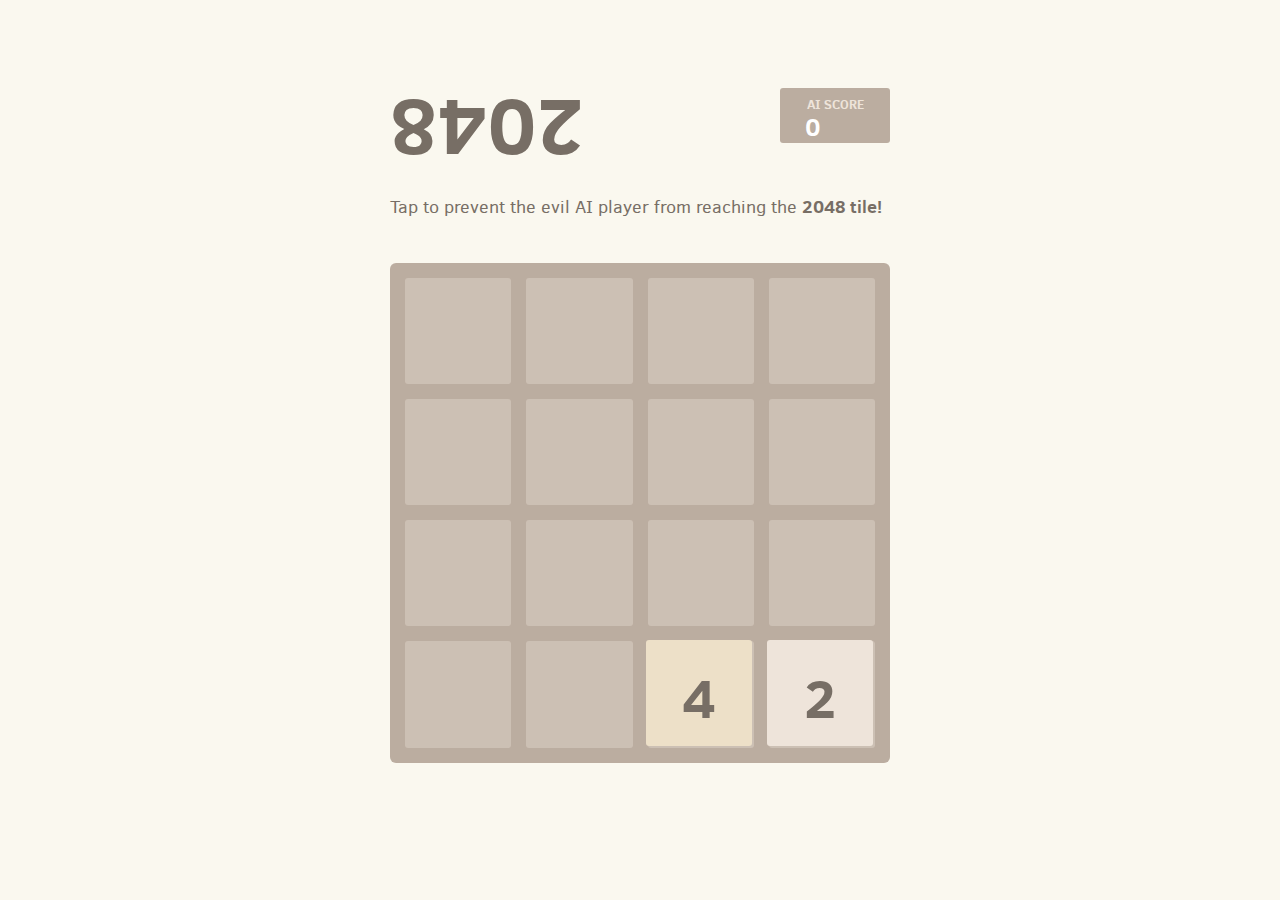
<file: TwentyFourtyEight/EightyFourOTwo/Html/index.html>
<!DOCTYPE html>
<html>
<head>
  <meta charset="utf-8">
  <title>8402</title>

  <link href="style/main.css" rel="stylesheet" type="text/css">
  <link href="style/ai.css" rel="stylesheet" type="text/css">

  <meta name="HandheldFriendly" content="True">
  <meta name="MobileOptimized" content="320">
  <meta name="viewport" content="width=device-width, target-densitydpi=160dpi, initial-scale=1.0, maximum-scale=1, user-scalable=no">

  <meta property="og:title" content="2048 game"/>
  <meta property="og:site_name" content="2048 game"/>
  <meta property="og:description" content="Join the numbers and get to the 2048 tile! Careful: this game is extremely addictive!"/>
  <meta property="og:image" content="http://gabrielecirulli.github.io/2048/meta/og_image.png"/>
</head>
<body>
  <div class="container">
    <div class="heading">
      <h1 id="title" class="title">2048</h1>
      <div class="score-container">0</div>
    </div>
    <p id="help" class="game-intro">Tap to prevent the evil AI player from reaching the <strong>2048 tile!</strong></p>

    <div class="game-container">
      <div class="game-message">
        <p></p>
        <div class="lower">
          <a class="retry-button">Try again</a>
          <div class="score-sharing"></div>
        </div>
      </div>

      <div class="grid-container">
        <div class="grid-row">
          <div class="grid-cell"></div>
          <div class="grid-cell"></div>
          <div class="grid-cell"></div>
          <div class="grid-cell"></div>
        </div>
        <div class="grid-row">
          <div class="grid-cell"></div>
          <div class="grid-cell"></div>
          <div class="grid-cell"></div>
          <div class="grid-cell"></div>
        </div>
        <div class="grid-row">
          <div class="grid-cell"></div>
          <div class="grid-cell"></div>
          <div class="grid-cell"></div>
          <div class="grid-cell"></div>
        </div>
        <div class="grid-row">
          <div class="grid-cell"></div>
          <div class="grid-cell"></div>
          <div class="grid-cell"></div>
          <div class="grid-cell"></div>
        </div>
      </div>

      <div class="tile-container">

      </div>
    </div>
  </div>

  <script src="js/animframe_polyfill.js"></script>
  <script src="js/hammer.min.js"></script>
  <script src="js/keyboard_input_manager.js"></script>
  <script src="js/html_actuator.js"></script>
  <script src="js/grid.js"></script>
  <script src="js/tile.js"></script>
  <script src="js/ai.js"></script>
  <script src="js/game_manager.js"></script>
  <script src="js/application.js"></script>
</body>
</html>
</file>
<file: TwentyFourtyEight/EightyFourOTwo/Html/style/main.css>
@import url(fonts/clear-sans.css);
html, body {
  margin: 0;
  padding: 0;
  background: #faf8ef;
  color: #776e65;
  font-family: "Clear Sans", "Helvetica Neue", Arial, sans-serif;
  font-size: 18px; }

body {
  margin: 80px 0; }

.heading:after {
  content: "";
  display: block;
  clear: both; }

h1.title {
  font-size: 80px;
  font-weight: bold;
  margin: 0;
  display: block;
  float: left;
  position: relative;
  top: -6px;
  transform: rotate(180deg);
  -moz-transform: rotate(180deg);
  -webkit-transform: rotate(180deg);
  -o-transform: rotate(180deg);
  -ms-transform: rotate(180deg); }

@-webkit-keyframes move-up {
  0% {
    top: 25px;
    opacity: 1; }

  100% {
    top: -50px;
    opacity: 0; } }
@-moz-keyframes move-up {
  0% {
    top: 25px;
    opacity: 1; }

  100% {
    top: -50px;
    opacity: 0; } }
@keyframes move-up {
  0% {
    top: 25px;
    opacity: 1; }

  100% {
    top: -50px;
    opacity: 0; } }
.score-container {
  position: relative;
  float: right;
  background: #bbada0;
  padding: 15px 25px;
  font-size: 25px;
  height: 25px;
  line-height: 47px;
  font-weight: bold;
  border-radius: 3px;
  color: white;
  min-width: 60px;
  margin-top: 8px; }
  .score-container:after {
    position: absolute;
    width: 100%;
    top: 10px;
    left: 0;
    content: "AI Score";
    text-transform: uppercase;
    font-size: 13px;
    line-height: 13px;
    text-align: center;
    color: #eee4da; }
  .score-container .score-addition {
    position: absolute;
    right: 30px;
    color: red;
    font-size: 25px;
    line-height: 25px;
    font-weight: bold;
    color: rgba(119, 110, 101, 0.9);
    z-index: 100;
    -webkit-animation: move-up 600ms ease-in;
    -moz-animation: move-up 600ms ease-in;
    -webkit-animation-fill-mode: both;
    -moz-animation-fill-mode: both; }

p {
  margin-top: 0;
  margin-bottom: 10px;
  line-height: 1.65; }

a {
  color: #776e65;
  font-weight: bold;
  text-decoration: underline;
  cursor: pointer; }

strong.important {
  text-transform: uppercase; }

hr {
  border: none;
  border-bottom: 1px solid #d8d4d0;
  margin-top: 20px;
  margin-bottom: 30px; }

.container {
  width: 500px;
  margin: 0 auto; }

@-webkit-keyframes fade-in {
  0% {
    opacity: 0; }

  100% {
    opacity: 1; } }
@-moz-keyframes fade-in {
  0% {
    opacity: 0; }

  100% {
    opacity: 1; } }
@keyframes fade-in {
  0% {
    opacity: 0; }

  100% {
    opacity: 1; } }
.game-container {
  margin-top: 40px;
  position: relative;
  padding: 15px;
  cursor: default;
  -webkit-touch-callout: none;
  -webkit-user-select: none;
  -moz-user-select: none;
  background: #bbada0;
  border-radius: 6px;
  width: 500px;
  height: 500px;
  -webkit-box-sizing: border-box;
  -moz-box-sizing: border-box;
  box-sizing: border-box; }
  .game-container .game-message {
    display: none;
    position: absolute;
    top: 0;
    right: 0;
    bottom: 0;
    left: 0;
    background: rgba(238, 228, 218, 0.5);
    z-index: 100;
    text-align: center;
    -webkit-animation: fade-in 800ms ease 1200ms;
    -moz-animation: fade-in 800ms ease 1200ms;
    -webkit-animation-fill-mode: both;
    -moz-animation-fill-mode: both; }
    .game-container .game-message p {
      font-size: 60px;
      font-weight: bold;
      height: 60px;
      line-height: 60px;
      margin-top: 222px; }
    .game-container .game-message .lower {
      display: block;
      margin-top: 59px; }
    .game-container .game-message a {
      display: inline-block;
      background: #8f7a66;
      border-radius: 3px;
      padding: 0 20px;
      text-decoration: none;
      color: #f9f6f2;
      height: 40px;
      line-height: 42px;
      margin-left: 9px; }
    .game-container .game-message .score-sharing {
      display: inline-block;
      vertical-align: middle;
      margin-left: 10px; }
    .game-container .game-message.game-won {
      background: rgba(237, 194, 46, 0.5);
      color: #f9f6f2; }
    .game-container .game-message.game-won, .game-container .game-message.game-over {
      display: block; }

.grid-container {
  position: absolute;
  z-index: 1; }

.grid-row {
  margin-bottom: 15px; }
  .grid-row:last-child {
    margin-bottom: 0; }
  .grid-row:after {
    content: "";
    display: block;
    clear: both; }

.grid-cell {
  cursor: pointer;
  width: 106.25px;
  height: 106.25px;
  margin-right: 15px;
  float: left;
  border-radius: 3px;
  background: rgba(238, 228, 218, 0.35); }
  .grid-cell:last-child {
    margin-right: 0; }

.tile-container {
  position: absolute;
  z-index: 2; }

.tile {
  width: 106.25px;
  height: 106.25px;
  line-height: 116.25px; }
  .tile.tile-position-1-1 {
    position: absolute;
    left: 0px;
    top: 0px; }
  .tile.tile-position-1-2 {
    position: absolute;
    left: 0px;
    top: 121px; }
  .tile.tile-position-1-3 {
    position: absolute;
    left: 0px;
    top: 241px; }
  .tile.tile-position-1-4 {
    position: absolute;
    left: 0px;
    top: 362px; }
  .tile.tile-position-2-1 {
    position: absolute;
    left: 121px;
    top: 0px; }
  .tile.tile-position-2-2 {
    position: absolute;
    left: 121px;
    top: 121px; }
  .tile.tile-position-2-3 {
    position: absolute;
    left: 121px;
    top: 241px; }
  .tile.tile-position-2-4 {
    position: absolute;
    left: 121px;
    top: 362px; }
  .tile.tile-position-3-1 {
    position: absolute;
    left: 241px;
    top: 0px; }
  .tile.tile-position-3-2 {
    position: absolute;
    left: 241px;
    top: 121px; }
  .tile.tile-position-3-3 {
    position: absolute;
    left: 241px;
    top: 241px; }
  .tile.tile-position-3-4 {
    position: absolute;
    left: 241px;
    top: 362px; }
  .tile.tile-position-4-1 {
    position: absolute;
    left: 362px;
    top: 0px; }
  .tile.tile-position-4-2 {
    position: absolute;
    left: 362px;
    top: 121px; }
  .tile.tile-position-4-3 {
    position: absolute;
    left: 362px;
    top: 241px; }
  .tile.tile-position-4-4 {
    position: absolute;
    left: 362px;
    top: 362px; }

.tile {
  border-radius: 3px;
  background: #eee4da;
  text-align: center;
  font-weight: bold;
  z-index: 10;
  font-size: 55px;
  -webkit-transition: 100ms ease-in-out;
  -moz-transition: 100ms ease-in-out;
  -webkit-transition-property: top, left;
  -moz-transition-property: top, left; }
  .tile.tile-2 {
    background: #eee4da;
    box-shadow: 0 0 30px 10px rgba(243, 215, 116, 0), inset 0 0 0 1px rgba(255, 255, 255, 0); }
  .tile.tile-4 {
    background: #ede0c8;
    box-shadow: 0 0 30px 10px rgba(243, 215, 116, 0), inset 0 0 0 1px rgba(255, 255, 255, 0); }
  .tile.tile-8 {
    color: #f9f6f2;
    background: #f2b179; }
  .tile.tile-16 {
    color: #f9f6f2;
    background: #f59563; }
  .tile.tile-32 {
    color: #f9f6f2;
    background: #f67c5f; }
  .tile.tile-64 {
    color: #f9f6f2;
    background: #f65e3b; }
  .tile.tile-128 {
    color: #f9f6f2;
    background: #edcf72;
    box-shadow: 0 0 30px 10px rgba(243, 215, 116, 0.2381), inset 0 0 0 1px rgba(255, 255, 255, 0.14286);
    font-size: 45px; }
    @media screen and (max-width: 480px) {
      .tile.tile-128 {
        font-size: 25px; } }
  .tile.tile-256 {
    color: #f9f6f2;
    background: #edcc61;
    box-shadow: 0 0 30px 10px rgba(243, 215, 116, 0.31746), inset 0 0 0 1px rgba(255, 255, 255, 0.19048);
    font-size: 45px; }
    @media screen and (max-width: 480px) {
      .tile.tile-256 {
        font-size: 25px; } }
  .tile.tile-512 {
    color: #f9f6f2;
    background: #edc850;
    box-shadow: 0 0 30px 10px rgba(243, 215, 116, 0.39683), inset 0 0 0 1px rgba(255, 255, 255, 0.2381);
    font-size: 45px; }
    @media screen and (max-width: 480px) {
      .tile.tile-512 {
        font-size: 25px; } }
  .tile.tile-1024 {
    color: #f9f6f2;
    background: #edc53f;
    box-shadow: 0 0 30px 10px rgba(243, 215, 116, 0.47619), inset 0 0 0 1px rgba(255, 255, 255, 0.28571);
    font-size: 35px; }
    @media screen and (max-width: 480px) {
      .tile.tile-1024 {
        font-size: 15px; } }
  .tile.tile-2048 {
    color: #f9f6f2;
    background: #edc22e;
    box-shadow: 0 0 30px 10px rgba(243, 215, 116, 0.55556), inset 0 0 0 1px rgba(255, 255, 255, 0.33333);
    font-size: 35px; }
    @media screen and (max-width: 480px) {
      .tile.tile-2048 {
        font-size: 15px; } }

@-webkit-keyframes appear {
  0% {
    opacity: 0;
    -webkit-transform: scale(0);
    -moz-transform: scale(0); }

  100% {
    opacity: 1;
    -webkit-transform: scale(1);
    -moz-transform: scale(1); } }
@-moz-keyframes appear {
  0% {
    opacity: 0;
    -webkit-transform: scale(0);
    -moz-transform: scale(0); }

  100% {
    opacity: 1;
    -webkit-transform: scale(1);
    -moz-transform: scale(1); } }
@keyframes appear {
  0% {
    opacity: 0;
    -webkit-transform: scale(0);
    -moz-transform: scale(0); }

  100% {
    opacity: 1;
    -webkit-transform: scale(1);
    -moz-transform: scale(1); } }
.tile-new {
  -webkit-animation: appear 200ms ease 100ms;
  -moz-animation: appear 200ms ease 100ms;
  -webkit-animation-fill-mode: both;
  -moz-animation-fill-mode: both; }

@-webkit-keyframes pop {
  0% {
    -webkit-transform: scale(0);
    -moz-transform: scale(0); }

  50% {
    -webkit-transform: scale(1.2);
    -moz-transform: scale(1.2); }

  100% {
    -webkit-transform: scale(1);
    -moz-transform: scale(1); } }
@-moz-keyframes pop {
  0% {
    -webkit-transform: scale(0);
    -moz-transform: scale(0); }

  50% {
    -webkit-transform: scale(1.2);
    -moz-transform: scale(1.2); }

  100% {
    -webkit-transform: scale(1);
    -moz-transform: scale(1); } }
@keyframes pop {
  0% {
    -webkit-transform: scale(0);
    -moz-transform: scale(0); }

  50% {
    -webkit-transform: scale(1.2);
    -moz-transform: scale(1.2); }

  100% {
    -webkit-transform: scale(1);
    -moz-transform: scale(1); } }
.tile-merged {
  z-index: 20;
  -webkit-animation: pop 200ms ease 100ms;
  -moz-animation: pop 200ms ease 100ms;
  -webkit-animation-fill-mode: both;
  -moz-animation-fill-mode: both; }

.game-intro {
  margin-bottom: 0; }

.game-explanation {
  margin-top: 50px; }

.sharing {
  margin-top: 20px;
  text-align: center; }
  .sharing > iframe, .sharing span {
    display: inline-block;
    vertical-align: middle; }

@media screen and (max-width: 480px) {
  html, body {
    font-size: 15px; }

  body {
    margin: 20px 0;
    padding: 0 20px; }

  h1.title {
    font-size: 50px; }

  .container {
    width: 280px;
    margin: 0 auto; }

  .score-container {
    margin-top: 0; }

  .heading {
    margin-bottom: 10px; }

  .game-container {
    margin-top: 40px;
    position: relative;
    padding: 10px;
    cursor: default;
    -webkit-touch-callout: none;
    -webkit-user-select: none;
    -moz-user-select: none;
    background: #bbada0;
    border-radius: 6px;
    width: 280px;
    height: 280px;
    -webkit-box-sizing: border-box;
    -moz-box-sizing: border-box;
    box-sizing: border-box; }
    .game-container .game-message {
      display: none;
      position: absolute;
      top: 0;
      right: 0;
      bottom: 0;
      left: 0;
      background: rgba(238, 228, 218, 0.5);
      z-index: 100;
      text-align: center;
      -webkit-animation: fade-in 800ms ease 1200ms;
      -moz-animation: fade-in 800ms ease 1200ms;
      -webkit-animation-fill-mode: both;
      -moz-animation-fill-mode: both; }
      .game-container .game-message p {
        font-size: 60px;
        font-weight: bold;
        height: 60px;
        line-height: 60px;
        margin-top: 222px; }
      .game-container .game-message .lower {
        display: block;
        margin-top: 59px; }
      .game-container .game-message a {
        display: inline-block;
        background: #8f7a66;
        border-radius: 3px;
        padding: 0 20px;
        text-decoration: none;
        color: #f9f6f2;
        height: 40px;
        line-height: 42px;
        margin-left: 9px; }
      .game-container .game-message .score-sharing {
        display: inline-block;
        vertical-align: middle;
        margin-left: 10px; }
      .game-container .game-message.game-won {
        background: rgba(237, 194, 46, 0.5);
        color: #f9f6f2; }
      .game-container .game-message.game-won, .game-container .game-message.game-over {
        display: block; }

  .grid-container {
    position: absolute;
    z-index: 1; }

  .grid-row {
    margin-bottom: 10px; }
    .grid-row:last-child {
      margin-bottom: 0; }
    .grid-row:after {
      content: "";
      display: block;
      clear: both; }

  .grid-cell {
    cursor: pointer;
    width: 57.5px;
    height: 57.5px;
    margin-right: 10px;
    float: left;
    border-radius: 3px;
    background: rgba(238, 228, 218, 0.35); }
    .grid-cell:last-child {
      margin-right: 0; }

  .tile-container {
    position: absolute;
    z-index: 2; }

  .tile {
    width: 57.5px;
    height: 57.5px;
    line-height: 67.5px; }
    .tile.tile-position-1-1 {
      position: absolute;
      left: 0px;
      top: 0px; }
    .tile.tile-position-1-2 {
      position: absolute;
      left: 0px;
      top: 68px; }
    .tile.tile-position-1-3 {
      position: absolute;
      left: 0px;
      top: 133px; }
    .tile.tile-position-1-4 {
      position: absolute;
      left: 0px;
      top: 201px; }
    .tile.tile-position-2-1 {
      position: absolute;
      left: 68px;
      top: 0px; }
    .tile.tile-position-2-2 {
      position: absolute;
      left: 68px;
      top: 68px; }
    .tile.tile-position-2-3 {
      position: absolute;
      left: 68px;
      top: 133px; }
    .tile.tile-position-2-4 {
      position: absolute;
      left: 68px;
      top: 201px; }
    .tile.tile-position-3-1 {
      position: absolute;
      left: 133px;
      top: 0px; }
    .tile.tile-position-3-2 {
      position: absolute;
      left: 133px;
      top: 68px; }
    .tile.tile-position-3-3 {
      position: absolute;
      left: 133px;
      top: 133px; }
    .tile.tile-position-3-4 {
      position: absolute;
      left: 133px;
      top: 201px; }
    .tile.tile-position-4-1 {
      position: absolute;
      left: 201px;
      top: 0px; }
    .tile.tile-position-4-2 {
      position: absolute;
      left: 201px;
      top: 68px; }
    .tile.tile-position-4-3 {
      position: absolute;
      left: 201px;
      top: 133px; }
    .tile.tile-position-4-4 {
      position: absolute;
      left: 201px;
      top: 201px; }

  .game-container {
    margin-top: 20px; }

  .tile {
    font-size: 35px; }

  .game-message p {
    font-size: 30px !important;
    height: 30px !important;
    line-height: 30px !important;
    margin-top: 90px !important; }
  .game-message .lower {
    margin-top: 30px !important; } }
.btc-donate {
  position: relative;
  margin-left: 20px;
  display: inline-block;
  background: #8f7a66;
  border-radius: 3px;
  padding: 0 20px;
  text-decoration: none;
  color: #f9f6f2;
  height: 40px;
  line-height: 42px;
  cursor: pointer; }
  .btc-donate img {
    vertical-align: -4px;
    margin-right: 8px; }
  .btc-donate a {
    color: #f9f6f2;
    text-decoration: none;
    font-weight: normal; }
  .btc-donate .address {
    cursor: auto;
    position: absolute;
    width: 340px;
    right: 50%;
    margin-right: -170px;
    padding-bottom: 7px;
    top: -30px;
    opacity: 0;
    pointer-events: none;
    -webkit-transition: 400ms ease;
    -moz-transition: 400ms ease;
    -webkit-transition-property: top, opacity;
    -moz-transition-property: top, opacity; }
    .btc-donate .address:after {
      position: absolute;
      border-top: 10px solid #bbada0;
      border-right: 7px solid transparent;
      border-left: 7px solid transparent;
      content: "";
      bottom: 0px;
      left: 50%;
      margin-left: -7px; }
    .btc-donate .address code {
      background-color: #bbada0;
      padding: 10px 15px;
      width: 100%;
      border-radius: 3px;
      line-height: 1;
      font-weight: normal;
      font-size: 15px;
      font-family: Consolas, "Liberation Mono", Courier, monospace;
      text-align: center; }
  .btc-donate:hover .address, .btc-donate .address:hover .address {
    opacity: 1;
    top: -45px;
    pointer-events: auto; }
</file>
<file: TwentyFourtyEight/EightyFourOTwo/Html/style/ai.css>
.controls {
  margin-top: 1em;
  padding: 0.5em;
  overflow: auto;
}

.ai-button, #feedback-container {
  font-size: xx-large;
}

#run-button-container {
  float: right;
}

#hint-button-container, #feedback-container {
  float: left;
}

#feedback-container {
  margin-left: 1em;
  font-weight: bold;
}
</file>
